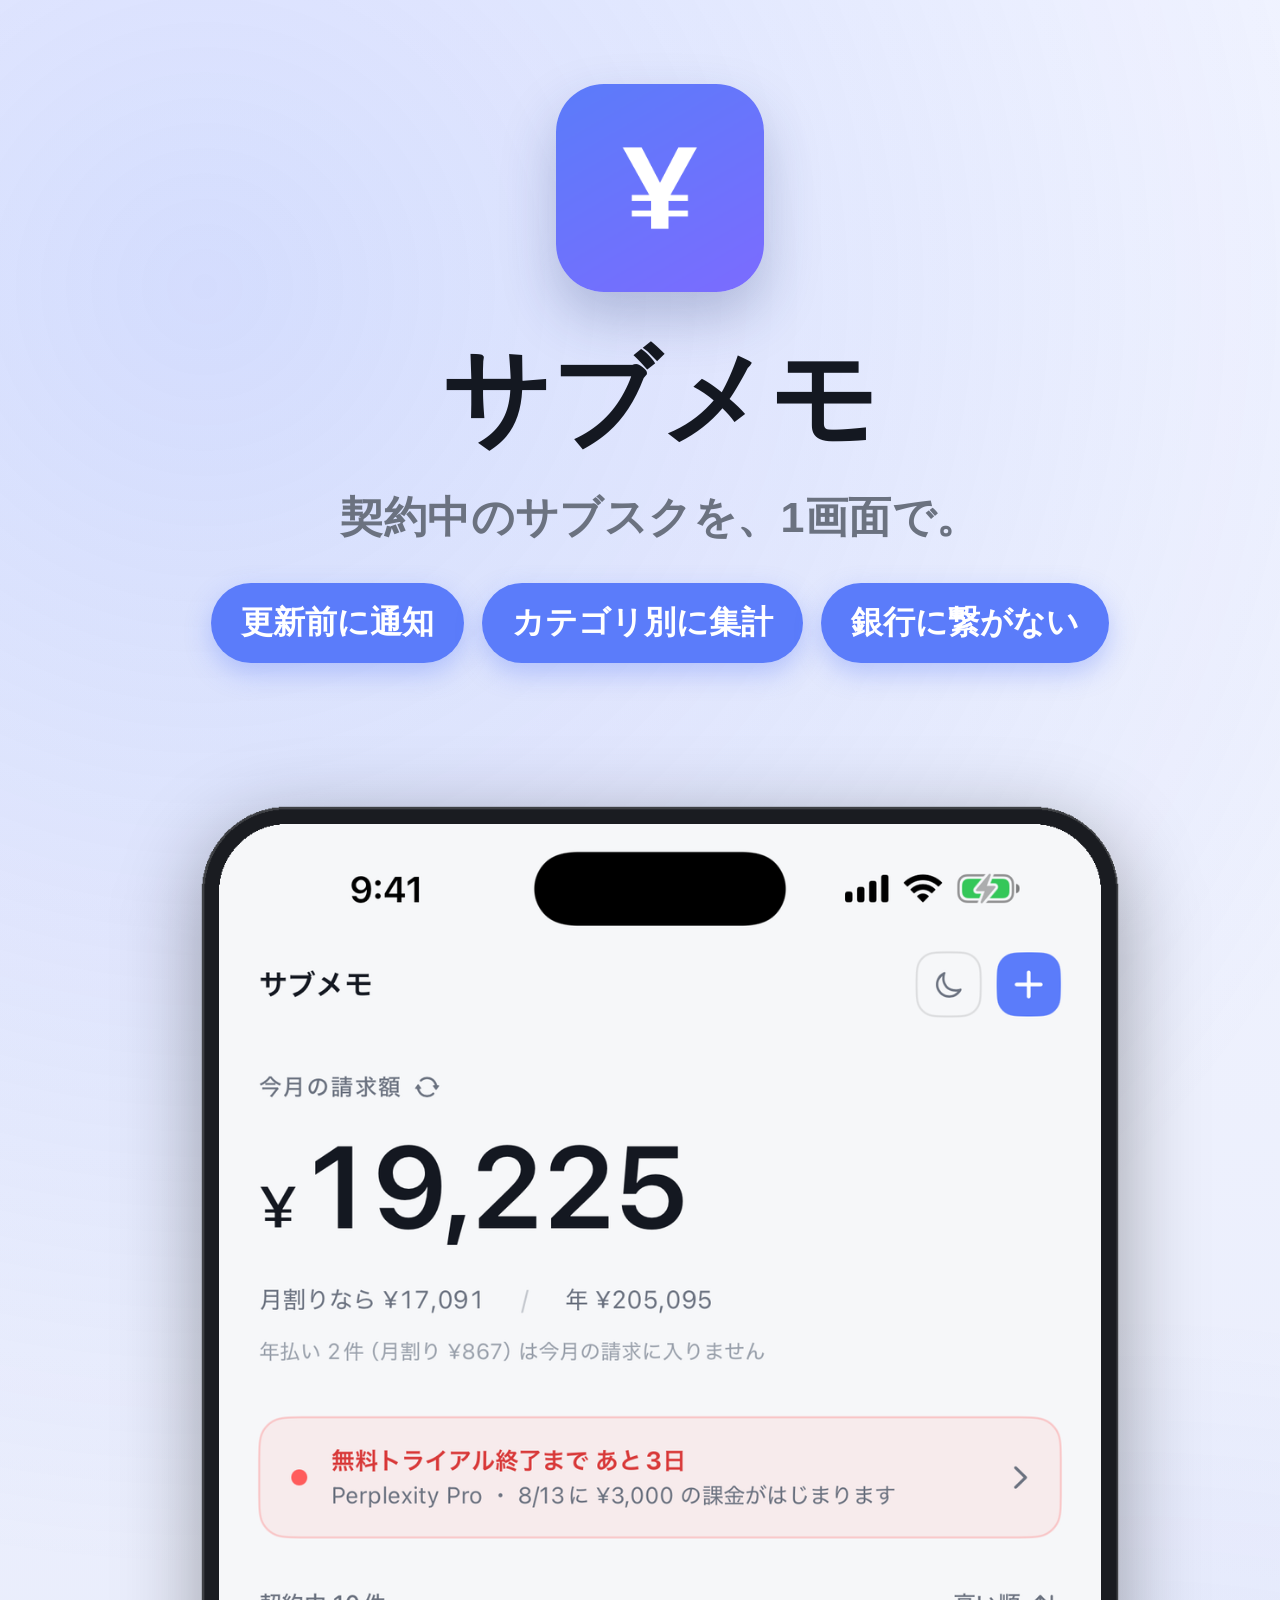
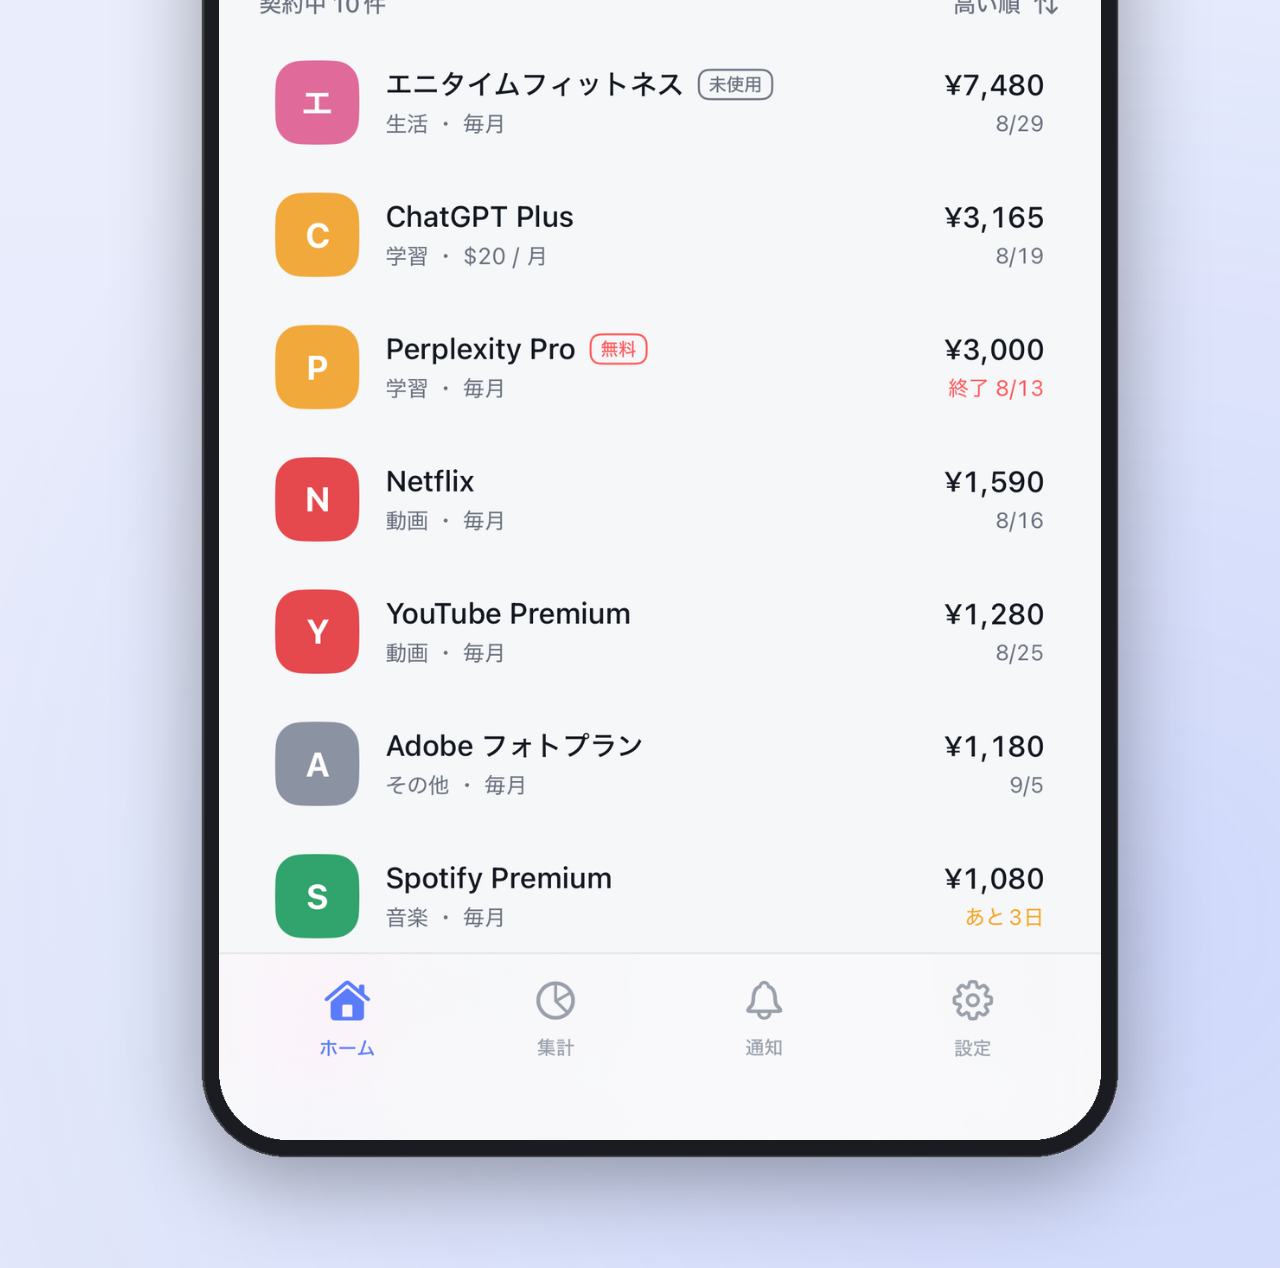
<file: AppStore/title.html>
<!doctype html>
<html lang="ja">
  <head>
    <meta charset="UTF-8" />
    <style>
      /* App Store の 1 枚目（紹介用）。1320×2868 でそのまま撮る。
         端末は mockup_alpha の透過 PNG をそのまま置くだけで、傾けない。 */
      * { margin: 0; padding: 0; box-sizing: border-box; }

      body {
        width: 1320px;
        height: 2868px;
        overflow: hidden;
        font-family: "Hiragino Sans", "Noto Sans JP", -apple-system, sans-serif;
        /* make_mockup.py と同じ淡い indigo のグラデーション。 */
        background:
          radial-gradient(circle at 16% 10%, rgba(91, 124, 250, 0.20) 0%, transparent 46%),
          radial-gradient(circle at 88% 88%, rgba(91, 124, 250, 0.15) 0%, transparent 44%),
          linear-gradient(180deg, #F4F6FF 0%, #E2E7FA 100%);
        display: flex;
        flex-direction: column;
        align-items: center;
      }

      .icon {
        width: 208px;
        height: 208px;
        border-radius: 48px;
        margin-top: 84px;
        box-shadow: 0 26px 54px rgba(40, 58, 120, 0.26);
      }

      h1 {
        margin-top: 36px;
        font-size: 106px;
        font-weight: 800;
        letter-spacing: 0.01em;
        color: #141821;
      }

      .sub {
        margin-top: 18px;
        font-size: 43px;
        font-weight: 600;
        color: #6B7280;
        letter-spacing: 0.01em;
      }

      .pills {
        display: flex;
        gap: 18px;
        margin-top: 36px;
      }

      .pills span {
        padding: 18px 30px;
        border-radius: 999px;
        background: #5B7CFA;
        color: #fff;
        font-size: 32px;
        font-weight: 700;
        box-shadow: 0 10px 26px rgba(91, 124, 250, 0.34);
      }

      /* 透過 PNG（端末＋影）をそのまま。影は画像側に入っている。 */
      .phone {
        width: 1124px;
        margin-top: 40px;
      }
    </style>
  </head>
  <body>
    <img class="icon" src="../web/images/app-icon.png" alt="" />
    <h1>サブメモ</h1>
    <p class="sub">契約中のサブスクを、1画面で。</p>
    <div class="pills">
      <span>更新前に通知</span>
      <span>カテゴリ別に集計</span>
      <span>銀行に繋がない</span>
    </div>
    <img class="phone" src="mockup_alpha/ja/01_home.png" alt="" />
  </body>
</html>
</file>
